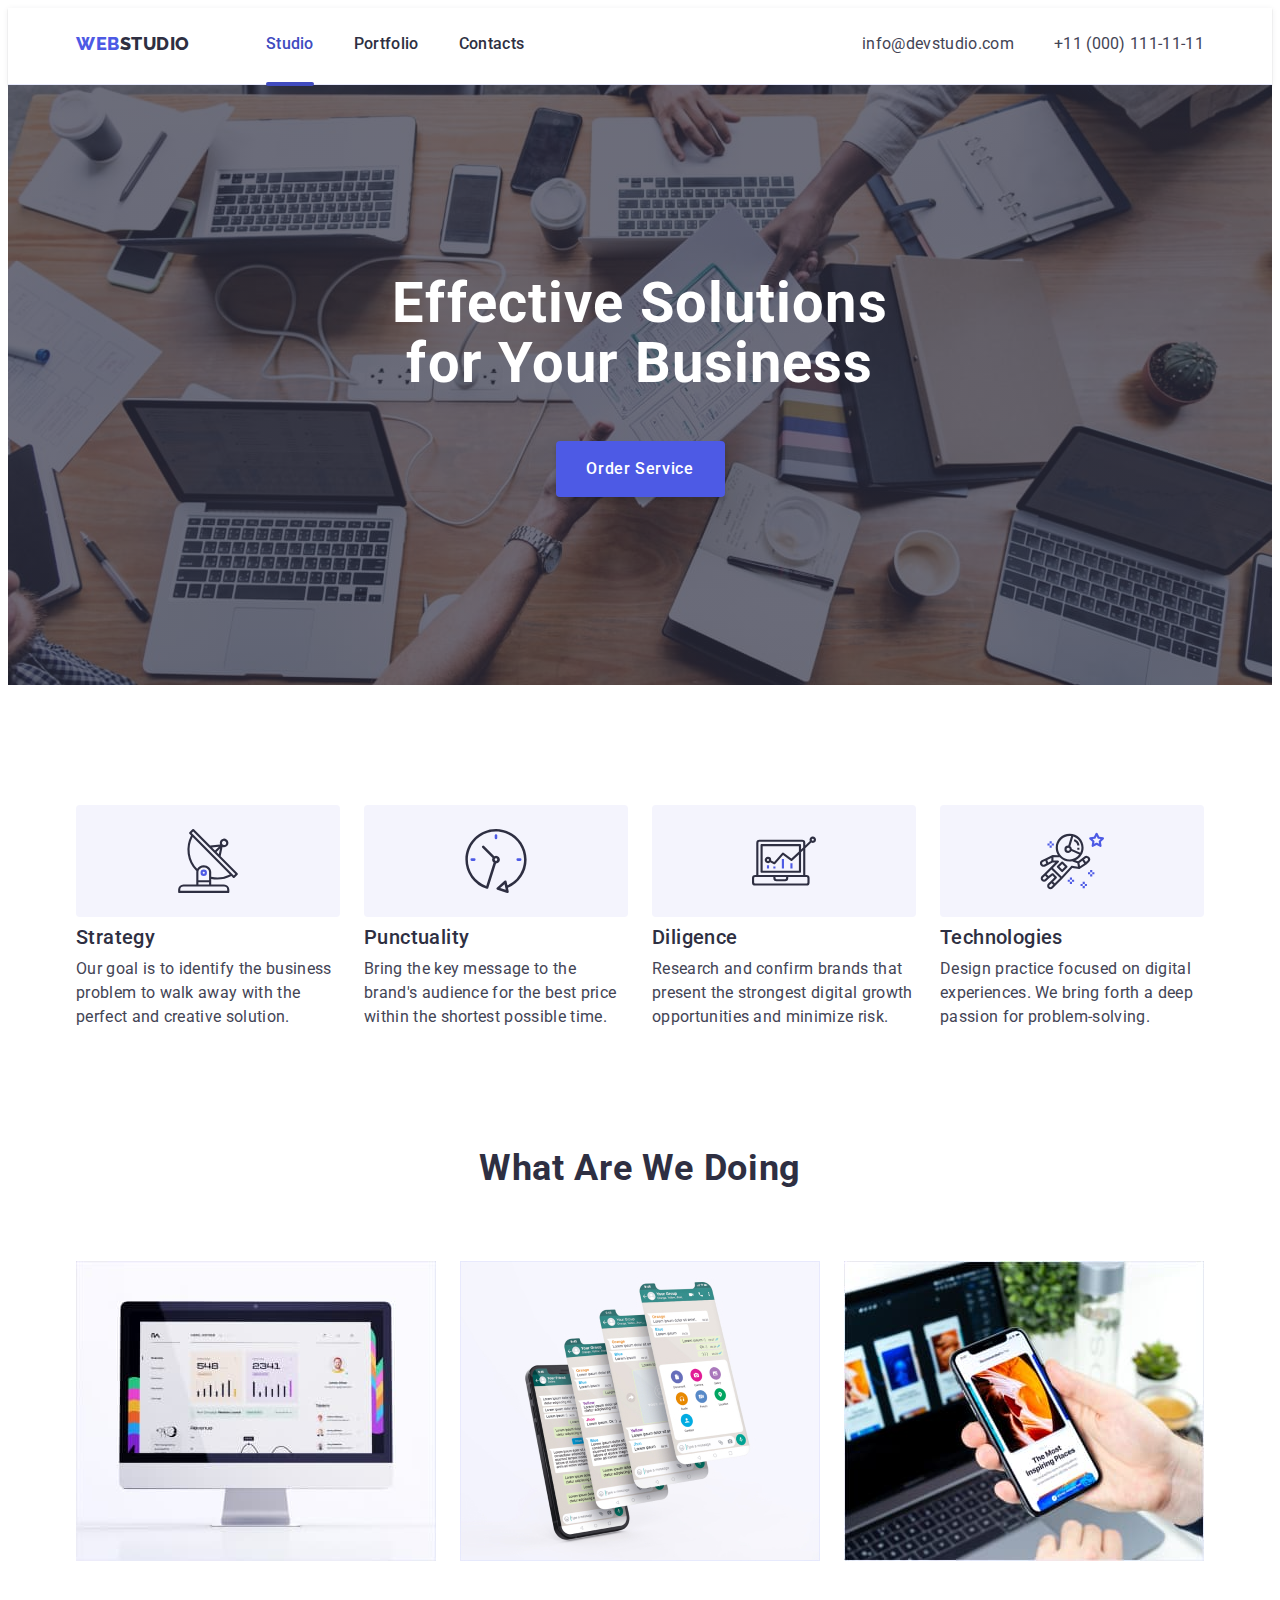
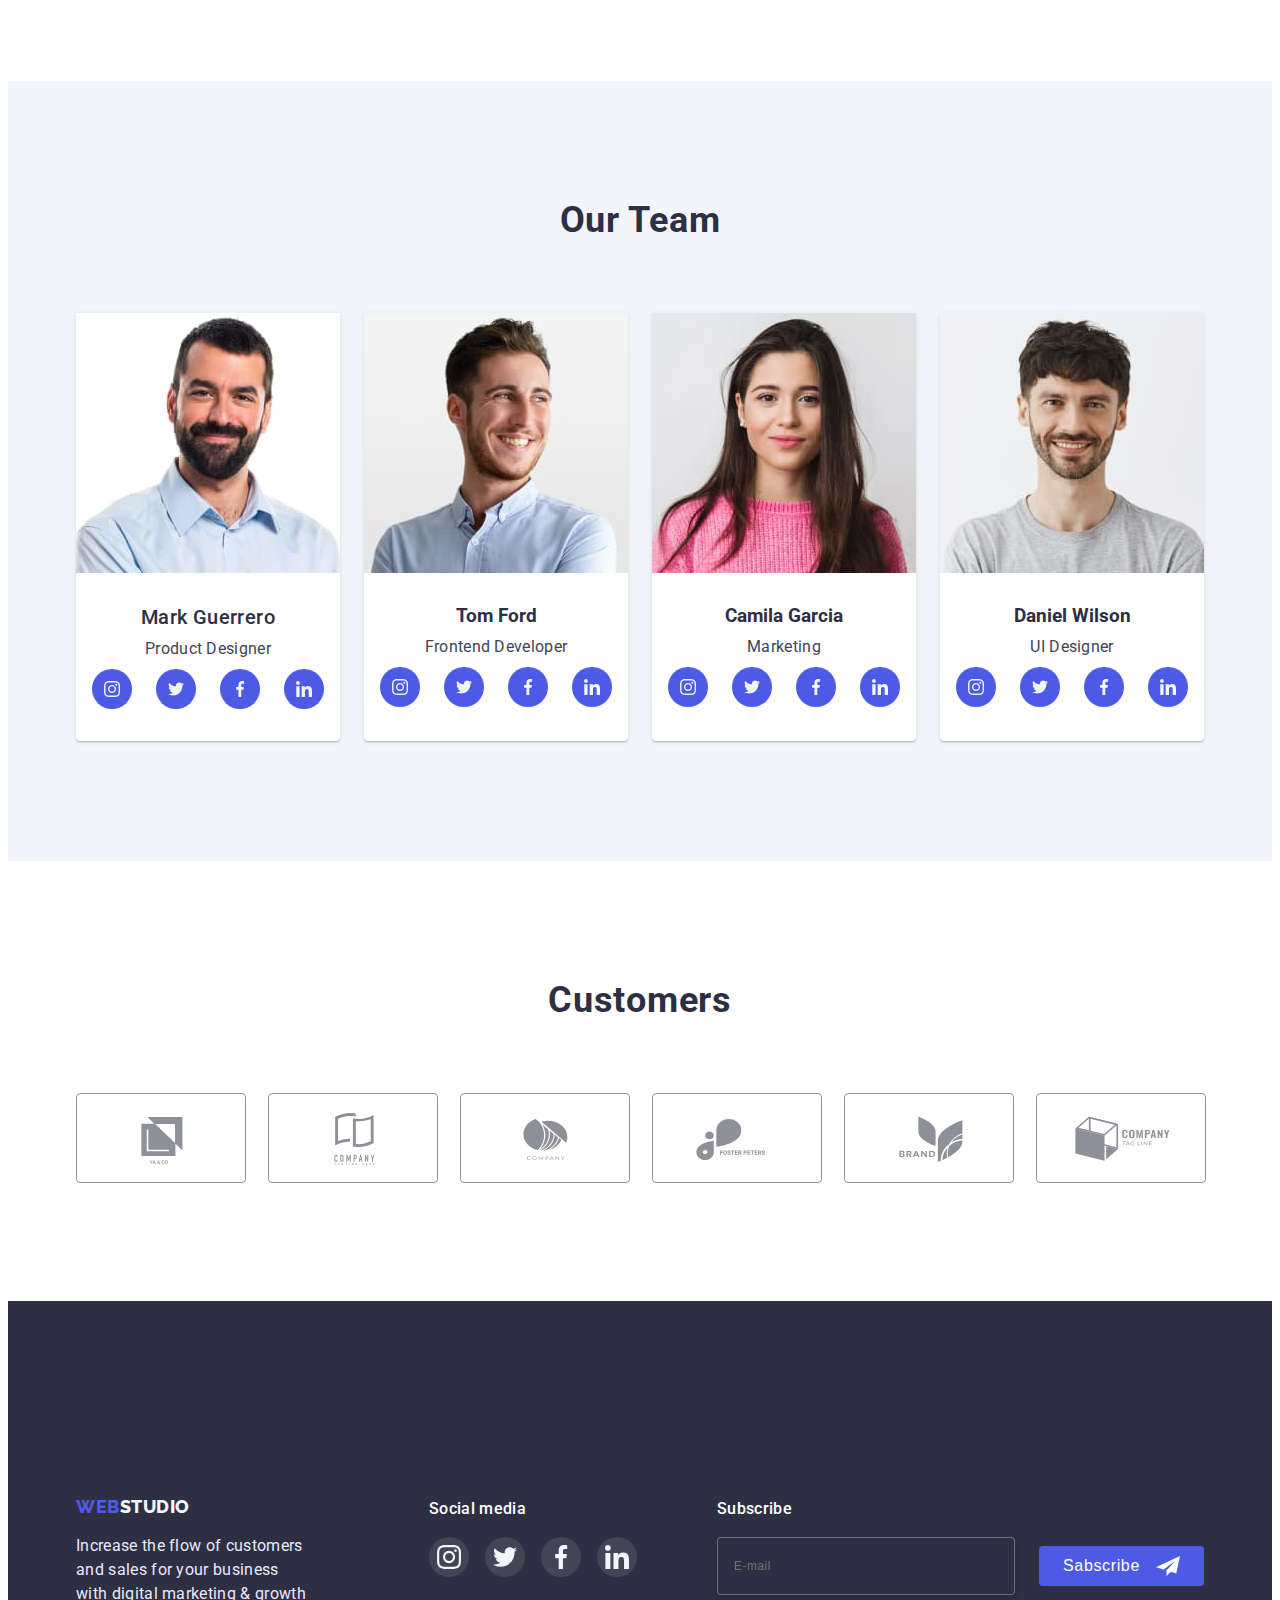
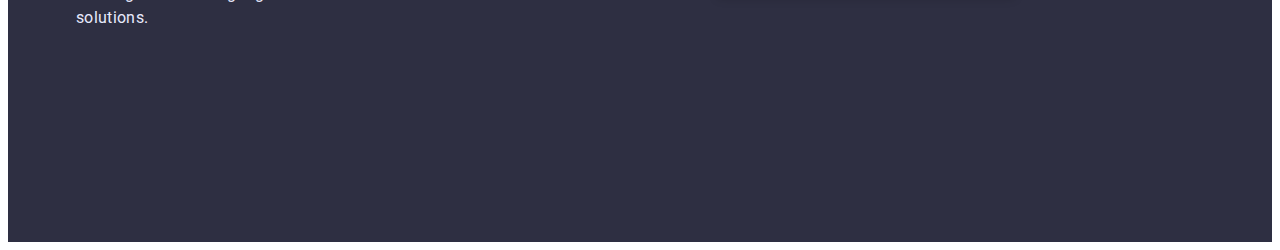
<file: index.html>
<!DOCTYPE html>
<html lang="en">
<head>
    <meta charset="UTF-8">
    <meta http-equiv="X-UA-Compatible" content="IE=edge">
    <meta name="viewport" content="width=device-width, initial-scale=1.0">
    <title>Document</title>
    <link rel="preconnect" href="https://fonts.googleapis.com">
    <link rel="preconnect" href="https://fonts.gstatic.com" crossorigin>
    <link href="https://fonts.googleapis.com/css2?family=Raleway:wght@800&family=Roboto:wght@400;500;700;900&display=swap" 
        rel="stylesheet">
    <link rel="stylesheet" 
        href="https://cdnjs.cloudflare.com/ajax/libs/modern-normalize/1.1.0/modern-normalize.min.css" 
        integrity="sha512-wpPYUAdjBVSE4KJnH1VR1HeZfpl1ub8YT/NKx4PuQ5NmX2tKuGu6U/JRp5y+Y8XG2tV+wKQpNHVUX03MfMFn9Q==" 
        crossorigin="anonymous" 
        referrerpolicy="no-referrer" />
    <link rel="stylesheet" href="./css/styles.css">
</head>
<body>
    <header class="header">
        <div class="container header-container">
            <nav class="header-nav">
                <a class="header-logo lin" href="./index.html">
                    Web<span class="header-logo-part-two">Studio</span>
                </a>
                <ul class="header-link list">
                    <li><a class="link lin current" href="./index.html">Studio</a></li>
                    <li><a class="link lin" href="./portfolio.html">Portfolio</a></li>
                    <li><a class="link lin" href="">Contacts</a></li>
                </ul>
            </nav>
            <ul class="header-contact list lin">
                <li><a class="cont lin text" href="mailto:info@devstudio.com">info@devstudio.com</a></li>
                <li><a class="cont lin text" href="tel:+110001111111">+11 (000) 111-11-11</a></li>
            </ul>
            <button type="menu" class="menu-open button" data-menu-open>
                <svg class="icon-menu" width="32" height="22">
                    <use href="./images/icons-svg.svg#icon-menu-hamburger"></use>
                </svg>
            </button>
        </div>
        <div class="mob-menu is-hidden" data-menu>
            <div class="container">
                <div>
                    <button class="modal-close" type="button" data-menu-close>
                        <svg class="close" width="8" height="8">
                            <use href="./images/icons-svg.svg#icon-close"></use>
                        </svg>
                    </button>
                    <ul class="mob-menu-lin list">
                        <li><a class="mob-menu-link lin current" href="./index.html">Studio</a></li>
                        <li><a class="mob-menu-link lin" href="./portfolio.html">Portfolio</a></li>
                        <li><a class="mob-menu-link lin" href="">Contacts</a></li>
                    </ul>
                </div>
                <div>
                    <ul class="mob-menu-contact list lin">
                        <li><a class="mob-menu-cont hov lin text" href="tel:+110001111111">+11 (000) 111-11-11</a></li>
                        <li><a class="mob-menu-conte hov lin text" href="mailto:info@devstudio.com">info@devstudio.com</a></li>
                    </ul>
                    <ul class="mob-menu-list list">
                        <li class="mob-menu-list-item"><a href="" class="mob-menu-icon-link link">
                            <svg class="mob-menu-icon" width="24" height="24">
                                <use href="./images/icons-svg.svg#icon-instagram"></use>
                            </svg>
                        </a></li>
                        <li class="mob-menu-list-item"><a href="" class="mob-menu-icon-link link">
                            <svg class="mob-menu-icon" width="24" height="24">
                                <use href="./images/icons-svg.svg#icon-twitter"></use>
                            </svg>
                        </a></li>
                        <li class="mob-menu-list-item"><a href="" class="mob-menu-icon-link link">
                            <svg class="mob-menu-icon" width="24" height="24">
                                <use href="./images/icons-svg.svg#icon-facebook"></use>
                            </svg>
                        </a></li>
                        <li class="mob-menu-list-item"><a href="" class="mob-menu-icon-link link"> 
                            <svg class="mob-menu-icon" width="24" height="24">
                                <use href="./images/icons-svg.svg#icon-linkedin"></use>
                            </svg>
                        </a></li>
                    </ul>
                </div>
            </div>
        </div>
    </header>
    <main>
        <section class="hero">
            <div class="hero-div container ">
                <h1 class="hero-title">Effective Solutions for Your Business</h1>
                <button class="hero-button" data-modal-open type="button">Order Service</button>
            </div>
        </section>
        <section class="section">
            <div class="resolution container">
                <h2 class="section-title visually-hidden">Advantages</h2>
                <ul class="section-list flex-sup list">
                    <li class="section-list-li icon-strategy">
                        <h3 class="section-subtitle subtitle">Strategy</h3>
                        <p class="section-text text">Our goal is to identify the business
                            problem to walk away with the perfect and creative solution. </p>
                    </li>
                    <li class="section-list-li icon-punctuality">
                        <h3 class="section-subtitle subtitle">Punctuality</h3>
                        <p class="section-text text">Bring the key message to the brand's audience for the best price within the shortest possible time.</p>
                    </li>
                    <li class="section-list-li icon-diligence">
                        <h3 class="section-subtitle subtitle">Diligence</h3>
                        <p class="section-text text">Research and confirm brands that present the strongest digital growth opportunities and minimize risk.</p>
                    </li>
                    <li class="section-list-li icon-technologies">
                        <h3 class="section-subtitle subtitle">Technologies</h3>
                        <p class="section-text text">Design practice focused on digital experiences. We bring forth a deep passion for problem-solving.</p>
                    </li>
                </ul>
            </div>
        </section>
        <section class="galery">
            <div class="container">
                <h2 class="galery-title title">What are we doing</h2>
                <ul class="pic flex-sup list">
                    <li><img srcset="./images/img-desctop/scr-1x.jpg 1x, ./images/img-desctop/scr-2x.jpg 2x" src="./images/img-desctop/scr-1x.jpg" alt="Progres" width="360"></li>
                    <li><img srcset="./images/img-desctop/ph-1x.jpg 1x, ./images/img-desctop/ph-2x.jpg 2x" src="./images/img-desctop/ph-1x.jpg" alt="Chat" width="360"></li>
                    <li><img srcset="./images/img-desctop/lp-1x.jpg 1x, ./images/img-desctop/lp-2x.jpg 2x" src="./images/img-desctop/lp-1x.jpg" alt="News" width="360"></li>
                </ul>
            </div>
        </section>
        <section class="team">
            <div class="container">
                <h2 class="team-title title">Our Team</h2>
                <ul class="team-list flex-sup list">
                    <li class="team-list-card">
                        <img class="team-img" srcset="./images/img-desctop/mg-1x.jpg 1x, ./images/img-desctop/mg-2x.jpg 2x" src="./images/img-desctop/mg-1x.jpg" alt="Mark Guerrero" width="264">
                        <div class="text-card">
                            <h3 class="team-person subtitle">Mark Guerrero</h3>
                            <p class="team-pos text">Product Designer</p>
                            <ul class="team-soc-list list">
                                <li class="team-soc-list-item"><a href="" class="team-soc-link link">
                                    <svg class="team-soc-icon" width="16" height="16">
                                        <use href="./images/icons-svg.svg#icon-instagram"></use>
                                    </svg>
                                </a></li>
                                <li class="team-soc-list-item"><a href="" class="team-soc-link link">
                                    <svg class="team-soc-icon" width="16" height="16">
                                        <use href="./images/icons-svg.svg#icon-twitter"></use>
                                    </svg>
                                </a></li>
                                <li class="team-soc-list-item"><a href="" class="team-soc-link link">
                                    <svg class="team-soc-icon" width="16" height="16">
                                        <use href="./images/icons-svg.svg#icon-facebook"></use>
                                    </svg>
                                </a></li>
                                <li class="team-soc-list-item"><a href="" class="team-soc-link link">
                                    <svg class="team-soc-icon" width="16" height="16">
                                        <use href="./images/icons-svg.svg#icon-linkedin"></use>
                                    </svg>
                                </a></li>
                            </ul>
                        </div>
                    </li>
                    <li class="team-list-card">
                        <img class="team-img" srcset="./images/img-desctop/tf-1x.jpg 1x, ./images/img-desctop/tf-2x.jpg 2x" src="./images/img-desctop/tf-1x.jpg" alt="Tom Ford" width="264">
                        <div class="text-card">
                            <h3 class="team-person" subtitle>Tom Ford</h3>
                            <p class="team-pos text">Frontend Developer</p>
                            <ul class="team-soc-list list">
                                <li class="team-soc-list-item"><a href="" class="team-soc-link link">
                                    <svg class="team-soc-icon" width="16" height="16">
                                        <use href="./images/icons-svg.svg#icon-instagram"></use>
                                    </svg>
                                </a></li>
                                <li class="team-soc-list-item"><a href="" class="team-soc-link link">
                                    <svg class="team-soc-icon" width="16" height="16">
                                        <use href="./images/icons-svg.svg#icon-twitter"></use>
                                    </svg>
                                </a></li>
                                <li class="team-soc-list-item"><a href="" class="team-soc-link link">
                                    <svg class="team-soc-icon" width="16" height="16">
                                        <use href="./images/icons-svg.svg#icon-facebook"></use>
                                    </svg>
                                </a></li>
                                <li class="team-soc-list-item"><a href="" class="team-soc-link link">
                                    <svg class="team-soc-icon" width="16" height="16">
                                        <use href="./images/icons-svg.svg#icon-linkedin"></use>
                                    </svg>
                                </a></li>
                            </ul>
                        </div>
                    </li>
                    <li class="team-list-card">
                        <img class="team-img" srcset="./images/img-desctop/cg-1x.jpg 1x, ./images/img-desctop/cg-2x.jpg 2x" src="./images/img-desctop/cg-1x.jpg" alt="Camila Garcia" width="264">
                        <div class="text-card">
                            <h3 class="team-person" subtitle>Camila Garcia</h3>
                            <p class="team-pos text">Marketing</p>
                            <ul class="team-soc-list list">
                                <li class="team-soc-list-item"><a href="" class="team-soc-link link">
                                    <svg class="team-soc-icon" width="16" height="16">
                                        <use href="./images/icons-svg.svg#icon-instagram"></use>
                                    </svg>
                                </a></li>
                                <li class="team-soc-list-item"><a href="" class="team-soc-link link">
                                    <svg class="team-soc-icon" width="16" height="16">
                                        <use href="./images/icons-svg.svg#icon-twitter"></use>
                                    </svg>
                                </a></li>
                                <li class="team-soc-list-item"><a href="" class="team-soc-link link">
                                    <svg class="team-soc-icon" width="16" height="16">
                                        <use href="./images/icons-svg.svg#icon-facebook"></use>
                                    </svg>
                                </a></li>
                                <li class="team-soc-list-item"><a href="" class="team-soc-link link">
                                    <svg class="team-soc-icon" width="16" height="16">
                                        <use href="./images/icons-svg.svg#icon-linkedin"></use>
                                    </svg>
                                </a></li>
                            </ul>
                        </div>
                    </li>
                    <li class="team-list-card">
                        <img class="team-img" srcset="./images/img-desctop/dw-1x.jpg 1x, ./images/img-desctop/dw-2x.jpg 2x" src="./images/img-desctop/dw-1x.jpg" alt="Daniel Wilson" width="264">
                        <div class="text-card">
                            <h3 class="team-person" subtitle>Daniel Wilson</h3>
                            <p class="team-pos text">UI Designer</p>
                            <ul class="team-soc-list list">
                                <li class="team-soc-list-item"><a href="" class="team-soc-link link">
                                    <svg class="team-soc-icon" width="16" height="16">
                                        <use href="./images/icons-svg.svg#icon-instagram"></use>
                                    </svg>
                                </a></li>
                                <li class="team-soc-list-item"><a href="" class="team-soc-link link">
                                    <svg class="team-soc-icon" width="16" height="16">
                                        <use href="./images/icons-svg.svg#icon-twitter"></use>
                                    </svg>
                                </a></li>
                                <li class="team-soc-list-item"><a href="" class="team-soc-link link">
                                    <svg class="team-soc-icon" width="16" height="16">
                                        <use href="./images/icons-svg.svg#icon-facebook"></use>
                                    </svg>
                                </a></li>
                                <li class="team-soc-list-item"><a href="" class="team-soc-link link">
                                    <svg class="team-soc-icon" width="16" height="16">
                                        <use href="./images/icons-svg.svg#icon-linkedin"></use>
                                    </svg>
                                </a></li>
                            </ul>
                        </div>
                    </li>
                </ul>
            </div>
        </section>
        <section class="customers">
            <div class="container customers-div">
                <h2 class="client-title title">Customers</h2>
                <ul class="client list">
                    <li class="client-list">
                        <a href="" class="client-link link">
                            <svg class="client-icon" width="104" height="56">
                                <use href="./images/icons-svg.svg#icon-Logo"></use>
                            </svg>
                        </a>
                    </li>
                    <li class="client-list">
                        <a href="" class="client-link link">
                            <svg class="client-icon" width="104" height="56">
                                <use href="./images/icons-svg.svg#icon-Logo-1"></use>
                            </svg>
                        </a>
                    </li>
                    <li class="client-list">
                        <a href="" class="client-link link">
                            <svg class="client-icon" width="104" height="56">
                                <use href="./images/icons-svg.svg#icon-Logo-2"></use>
                            </svg>
                        </a>
                    </li>
                    <li class="client-list">
                        <a href="" class="client-link link">
                            <svg class="client-icon" width="104" height="56">
                                <use href="./images/icons-svg.svg#icon-Logo-3"></use>
                            </svg>
                        </a>
                    </li>
                    <li class="client-list">
                        <a href="" class="client-link link">
                            <svg class="client-icon" width="104" height="56">
                                <use href="./images/icons-svg.svg#icon-Logo-4"></use>
                            </svg>
                        </a>
                    </li>
                    <li class="client-list">
                        <a href="" class="client-link link">
                            <svg class="client-icon" width="104" height="56">
                                <use href="./images/icons-svg.svg#icon-Logo-5"></use>
                            </svg>
                        </a>
                    </li>
                </ul>
            </div>
        </section>
    </main>
    <footer class="bottom">
        <div class="container-footer container">           
            <div class="logo-div">
                <a class="bottom-logo lin" href="./index.html">Web<span class="bottom-sublogo">Studio</span></a>
                <p class="bottom-text text">Increase the flow of customers and sales for your business with digital marketing & growth solutions.</p>
            </div>
            <div class="soc-div">
                <p class="soc-text text">Social media</p>
                <ul class="soc list">
                    <li class="soc-li">
                        <a href="" class="soc-link link">
                            <svg class="soc-icon" width="24" height="24">
                                <use href="./images/icons-svg.svg#icon-instagram"></use>
                            </svg>
                        </a>
                    </li>
                    <li class="soc-li">
                        <a href="" class="soc-link link">
                            <svg class="soc-icon" width="24" height="24">
                                <use href="./images/icons-svg.svg#icon-twitter"></use>
                            </svg>
                        </a>
                    </li>
                    <li class="soc-li">
                        <a href="" class="soc-link link">
                            <svg class="soc-icon" width="24" height="24">
                                <use href="./images/icons-svg.svg#icon-facebook"></use>
                            </svg>
                        </a>
                    </li>
                    <li class="soc-li">
                        <a href="" class="soc-link link">
                            <svg class="soc-icon" width="24" height="24">
                                <use href="./images/icons-svg.svg#icon-linkedin"></use>
                            </svg>
                        </a>
                    </li>
                </ul>
            </div>
            <div class="sub-div">
                <p class="soc-text text">Subscribe</p>
                <form class="sub-form">
                    <input type="email" class="sub-input" name="SubEmail" placeholder="E-mail" required>
                    <button class="sub-btn" type="submit">Sabscribe
                        <svg class="sub-icon" width="24" height="24">
                            <use href="./images/icons-svg.svg#icon-plane"></use>
                        </svg>
                    </button>
                </form>
            </div>
        </div>
    </footer>
    <div class="backdrop is-hidden" data-modal>
        <div class="modal">
            <button class="modal-close" type="button" data-modal-close>
                <svg class="close" width="8" height="8">
                    <use href="./images/icons-svg.svg#icon-close"></use>
                </svg>
            </button>
            <p class="modal-title text">Leave your contacts and we will call you back</p>
            <form class="modal-form">
                <label for="name" class="modal-label name">Name</label>
                <div class="modal-includ">
                    <input type="text" id="name" name="Name" minlength="2" class="modal-input" required>
                        <svg class="modal-icon" width="18" height="18">
                            <use href="./images/icons-svg.svg#icon-person"></use>
                        </svg>
                </div>
                <label for="phone" class="modal-label label-text">Phone</label>
                <div class="modal-includ">
                    <input type="tel" id="phone" name="Phone" class="modal-input" required>
                        <svg class="modal-icon" width="18" height="24">
                            <use class="m-icon-use" href="./images/icons-svg.svg#icon-phone"></use>
                        </svg>
                </div>
                <label for="email" class="modal-label label-text">Email</label>
                <div class="modal-includ">
                    <input type="email" id="email" name="Email" class="modal-input" required>
                        <svg class="modal-icon" width="18" height="24">
                            <use class="m-icon-use" href="./images/icons-svg.svg#icon-email"></use>
                        </svg>
                </div>
                <label class="modal-label label-text">Comment
                    <textarea 
                        name="user-text" 
                        id="user-text" 
                        class="modal-input comment"
                        placeholder="Text input"
                        min-height="120"
                    ></textarea>
                </label>
                <input 
                    type="checkbox" 
                    class="modal-check visually-hidden" 
                    id="accept" 
                    name="accept" 
                    value="true" 
                    required
                >
                <label class="check-text" for="accept">I accept the terms and conditions of the <a class="check-link" href="">Privacy Policy</a></label>
                <button class="modal-button" type="submit">Send</button>
            </form>
        </div>
    </div>
    <script src="./js/modal.js"></script>
    <script src="./js/mobile-menu.js"></script>
</body>
</html>
</file>
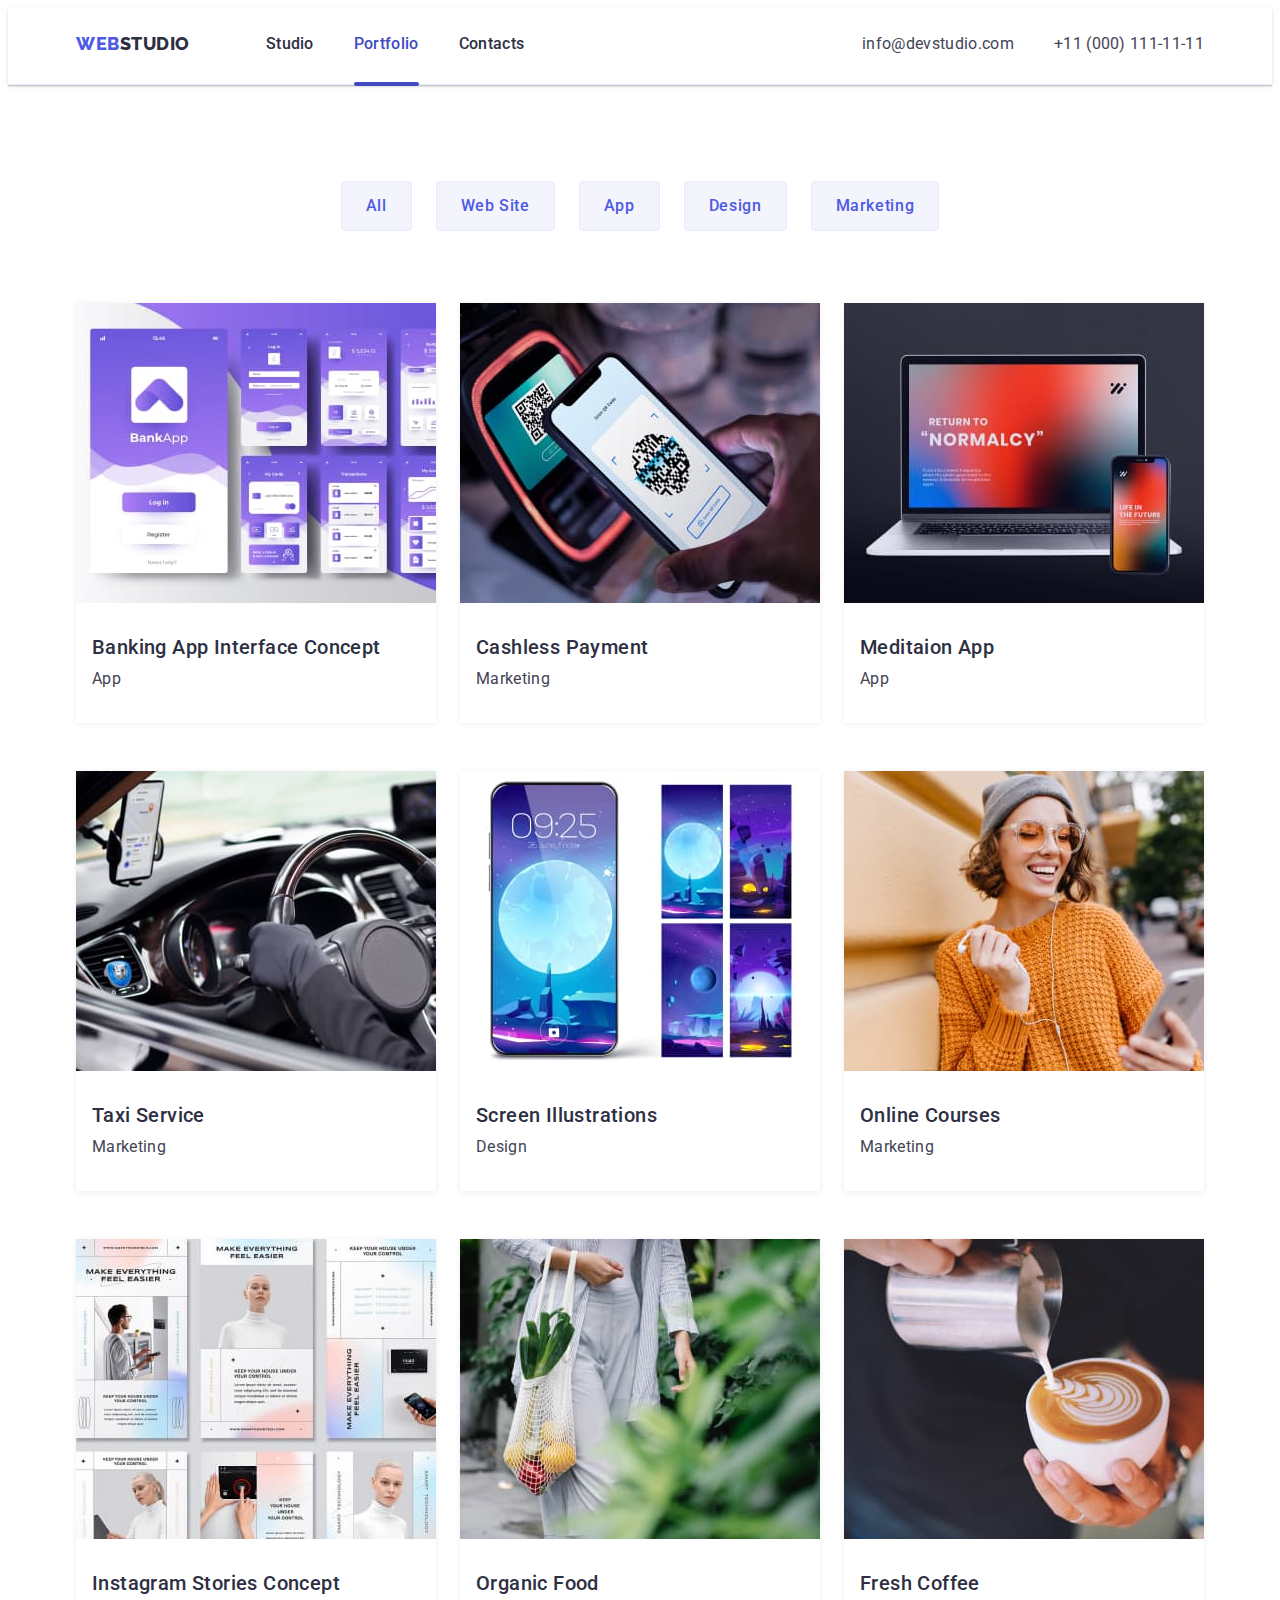
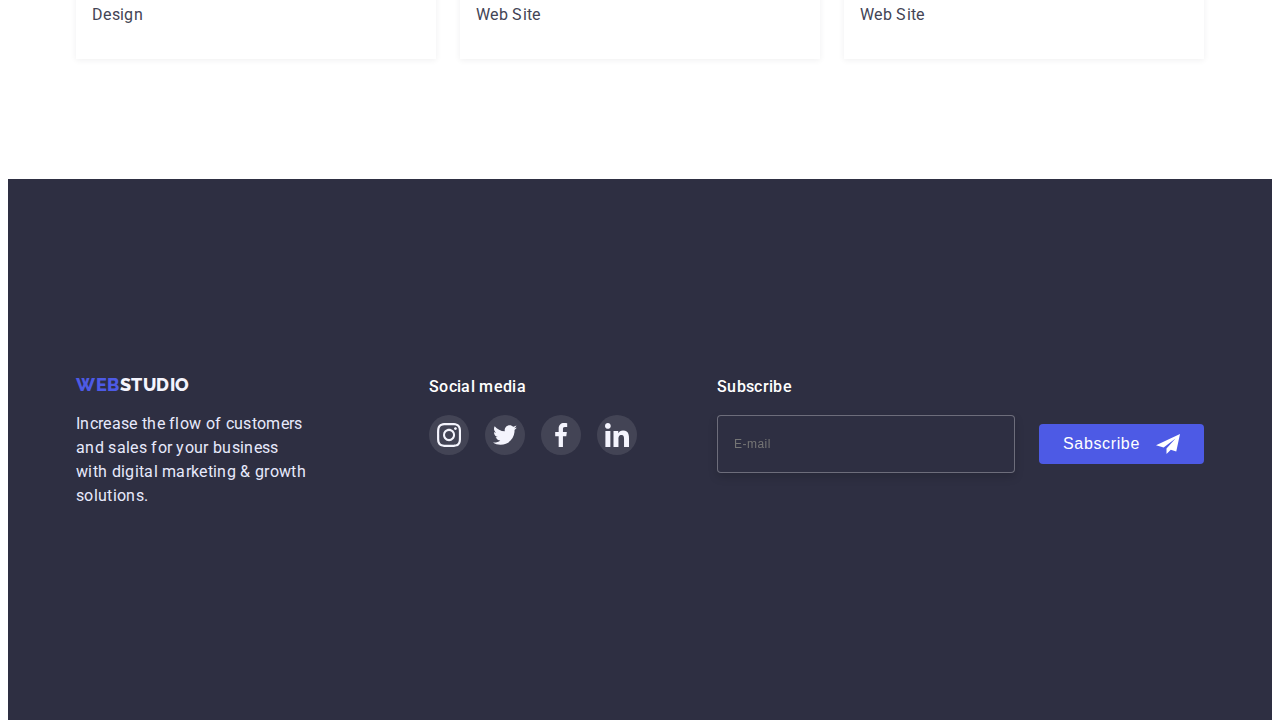
<file: portfolio.html>
<!DOCTYPE html>
<html lang="en">
<head>
    <meta charset="UTF-8">
    <meta http-equiv="X-UA-Compatible" content="IE=edge">
    <meta name="viewport" content="width=device-width, initial-scale=1.0">
    <title>Document</title>
    <link rel="preconnect" href="https://fonts.googleapis.com">
    <link rel="preconnect" href="https://fonts.gstatic.com" crossorigin>
    <link href="https://fonts.googleapis.com/css2?family=Raleway:wght@800&family=Roboto:wght@400;500;700;900&display=swap" 
        rel="stylesheet">
    <link rel="stylesheet" 
        href="https://cdnjs.cloudflare.com/ajax/libs/modern-normalize/1.1.0/modern-normalize.min.css" 
        integrity="sha512-wpPYUAdjBVSE4KJnH1VR1HeZfpl1ub8YT/NKx4PuQ5NmX2tKuGu6U/JRp5y+Y8XG2tV+wKQpNHVUX03MfMFn9Q==" 
        crossorigin="anonymous" 
        referrerpolicy="no-referrer" />
    <link rel="stylesheet" href="./css/styles.css">
</head>
<body>
    <header class="header">
        <div class="container header-container">
            <nav class="header-nav">
                <a class="header-logo lin" href="./index.html">
                    Web<span class="header-logo-part-two">Studio</span>
                </a>
                <ul class="header-link list">
                    <li><a class="link lin" href="./index.html">Studio</a></li>
                    <li><a class="link lin current" href="./portfolio.html">Portfolio</a></li>
                    <li><a class="link lin" href="">Contacts</a></li>
                </ul>
            </nav>
            <ul class="header-contact list lin">
                <li><a class="cont lin text" href="mailto:info@devstudio.com">info@devstudio.com</a></li>
                <li><a class="cont lin text" href="tel:+110001111111">+11 (000) 111-11-11</a></li>
            </ul>
        </div>
    </header>
    <main>
        <section class="menu">
            <div class="container">
                <div class="button-style flex-sup">
                    <button class="menu-button btn" type="button">All</button>
                    <button class="menu-button btn" type="button">Web Site</button>
                    <button class="menu-button btn" type="button">App</button>
                    <button class="menu-button btn" type="button">Design</button>
                    <button class="menu-button btn" type="button">Marketing</button>
                </div>
                <ul class="menu-portfolio list">
                    <li class="menu-li">
                        <a href="" class="menu-link lin">
                            <div class="top-wrap">
                                <img class="menu-img" src="./images/bankingapp.jpg" alt="Banking App" width="360">
                                <p class="includ text">14 Stylish and User-Friendly App Design Concepts · Task Manager App · Calorie Tracker App · Exotic Fruit Ecommerce App · Cloud Storage App</p>
                            </div >
                            <div class="menu-content">
                                <h2 class="menu-title subtitle">Banking App Interface Concept</h2>
                                <p class="menu-text text">App</p>
                            </div>
                        </a>
                    </li>
                    <li class="menu-li">
                        <a href="" class="menu-link lin">
                            <div class="top-wrap">
                                <img class="menu-img" src="./images/cashlesspayment.jpg" alt="Banking App" width="360">
                                <p class="includ text">14 Stylish and User-Friendly App Design Concepts · Task Manager App · Calorie Tracker App · Exotic Fruit Ecommerce App · Cloud Storage App</p>
                            </div >
                            <div class="menu-content">
                                <h2 class="menu-title subtitle">Cashless Payment</h2>
                                <p class="menu-text text">Marketing</p>
                            </div>
                        </a>
                    </li>
                    <li class="menu-li">
                        <a href="" class="menu-link lin">
                            <div class="top-wrap">
                                <img class="menu-img" src="./images/laptopwithsmartphone.jpg" alt="Banking App" width="360">
                                <p class="includ text">14 Stylish and User-Friendly App Design Concepts · Task Manager App · Calorie Tracker App · Exotic Fruit Ecommerce App · Cloud Storage App</p>
                            </div >
                            <div class="menu-content">
                                <h2 class="menu-title subtitle">Meditaion App</h2>
                                <p class="menu-text text">App</p>
                            </div>
                        </a>
                    </li>
                    <li class="menu-li">
                        <a href="" class="menu-link lin">
                            <div class="top-wrap">
                                <img class="menu-img" src="./images/taxiservice.jpg" alt="Banking App" width="360">
                                <p class="includ text">14 Stylish and User-Friendly App Design Concepts · Task Manager App · Calorie Tracker App · Exotic Fruit Ecommerce App · Cloud Storage App</p>
                            </div >
                            <div class="menu-content">
                                <h2 class="menu-title subtitle">Taxi Service</h2>
                                <p class="menu-text text">Marketing</p>
                            </div>
                        </a>
                    </li>
                    <li class="menu-li">
                        <a href="" class="menu-link lin">
                            <div class="top-wrap">
                                <img class="menu-img" src="./images/screen.jpg" alt="Banking App" width="360">
                                <p class="includ text">14 Stylish and User-Friendly App Design Concepts · Task Manager App · Calorie Tracker App · Exotic Fruit Ecommerce App · Cloud Storage App</p>
                            </div >
                            <div class="menu-content">
                                <h2 class="menu-title subtitle">Screen Illustrations</h2>
                                <p class="menu-text text">Design</p>
                            </div>
                        </a>
                    </li>
                    <li class="menu-li">
                        <a href="" class="menu-link lin">
                            <div class="top-wrap">
                                <img class="menu-img" src="./images/girl.jpg" alt="Banking App" width="360">
                                <p class="includ text">14 Stylish and User-Friendly App Design Concepts · Task Manager App · Calorie Tracker App · Exotic Fruit Ecommerce App · Cloud Storage App</p>
                            </div >
                            <div class="menu-content">
                                <h2 class="menu-title subtitle ">Online Courses</h2>
                                <p class="menu-text text">Marketing</p>
                            </div>
                        </a>
                    </li>
                    <li class="menu-li">
                        <a href="" class="menu-link lin">
                            <div class="top-wrap">
                                <img class="menu-img" src="./images/inststories.jpg" alt="Banking App" width="360">
                                <p class="includ text">14 Stylish and User-Friendly App Design Concepts · Task Manager App · Calorie Tracker App · Exotic Fruit Ecommerce App · Cloud Storage App</p>
                            </div >
                            <div class="menu-content">
                                <h2 class="menu-title subtitle">Instagram Stories Concept</h2>
                                <p class="menu-text text">Design</p>
                            </div>
                        </a>
                    </li>
                    <li class="menu-li">
                        <a href="" class="menu-link lin">
                            <div class="top-wrap">
                                <img class="menu-img" src="./images/shoper.jpg" alt="Banking App" width="360">
                                <p class="includ text">14 Stylish and User-Friendly App Design Concepts · Task Manager App · Calorie Tracker App · Exotic Fruit Ecommerce App · Cloud Storage App</p>
                            </div >
                            <div class="menu-content">
                                <h2 class="menu-title subtitle">Organic Food</h2>
                                <p class="menu-text text">Web Site</p>
                            </div>
                        </a>
                    </li>
                    <li class="menu-li">
                        <a href="" class="menu-link lin">
                            <div class="top-wrap">
                                <img class="menu-img" src="./images/cofe.jpg" alt="Banking App" width="360">
                                <p class="includ text">14 Stylish and User-Friendly App Design Concepts · Task Manager App · Calorie Tracker App · Exotic Fruit Ecommerce App · Cloud Storage App</p>
                            </div >
                            <div class="menu-content">
                                <h2 class="menu-title subtitle">Fresh Coffee</h2>
                                <p class="menu-text text">Web Site</p>
                            </div>
                        </a>
                    </li>
                </ul>
            </div>
        </section>
    </main>
    <footer class="bottom">
        <div class="container-footer container">           
            <div class="logo-div">
                <a class="bottom-logo lin" href="./index.html">Web<span class="bottom-sublogo">Studio</span></a>
                <p class="bottom-text text">Increase the flow of customers and sales for your business with digital marketing & growth solutions.</p>
            </div>
            <div class="soc-div">
                <p class="soc-text text">Social media</p>
                <ul class="soc list">
                    <li class="soc-li">
                        <a href="" class="soc-link link">
                            <svg class="soc-icon" width="24" height="24">
                                <use href="./images/icons-svg.svg#icon-instagram"></use>
                            </svg>
                        </a>
                    </li>
                    <li class="soc-li">
                        <a href="" class="soc-link link">
                            <svg class="soc-icon" width="24" height="24">
                                <use href="./images/icons-svg.svg#icon-twitter"></use>
                            </svg>
                        </a>
                    </li>
                    <li class="soc-li">
                        <a href="" class="soc-link link">
                            <svg class="soc-icon" width="24" height="24">
                                <use href="./images/icons-svg.svg#icon-facebook"></use>
                            </svg>
                        </a>
                    </li>
                    <li class="soc-li">
                        <a href="" class="soc-link link">
                            <svg class="soc-icon" width="24" height="24">
                                <use href="./images/icons-svg.svg#icon-linkedin"></use>
                            </svg>
                        </a>
                    </li>
                </ul>
            </div>
            <div class="sub-div">
                <p class="soc-text text">Subscribe</p>
                <form class="sub-form">
                    <input type="email" class="sub-input" name="SubEmail" placeholder="E-mail" required>
                    <button class="sub-btn" type="submit">Sabscribe
                        <svg class="sub-icon" width="24" height="24">
                            <use href="./images/icons-svg.svg#icon-plane"></use>
                        </svg>
                    </button>
                </form>
            </div>
        </div>
    </footer>
</body>
</html>
</file>
<file: css/styles.css>
:root {
    --iris: #4D5AE5;
    --navyblue: #2E2F42;
    --green: #31D0AA;
    --slate: #434455;
    --light-slate: #8E8F99;
    --cornflover: #E7E9FC;
    --cloud: #F4F4FD;
    --gra: linear-gradient( to right, rgba(46, 47, 66, 0.7), rgba(46, 47, 66, 0.7));
}
body {
    background-color: #FFFFFF;
    color: var(--slate);
    font-family: "Roboto", sans-serif;
} 
h1,
h2,
h3,
h4,
h5,
h6,
p {
    margin: 0;
}
ul{
    margin: 0;
    padding-left: 0;
}
button{
    cursor: pointer;
}
img {
    display: block;
    max-width: 100%;
    width: 100%;
    height: auto;
}
.list {
    list-style: none;
}
.lin {
    text-decoration: none;
}
.subtitle {
    font-weight: 500;
    font-size: 20px;
    line-height: 1.2;
    letter-spacing: 0.02em;
}
.text {
    font-size: 16px;
    line-height: 1.5;
    letter-spacing: 0.02em;
}
.title {
    font-size: 36px;
    line-height: 1.11;
    text-align: center;
    letter-spacing: 0.02em;
    text-transform: capitalize;
    color: var(--navyblue);
}
.container{
    margin-left: auto;
    margin-right: auto;
    max-width: 288px;
    padding-left: 16px;
    padding-right: 16px;
}
.visually-hidden {
    position: absolute;
    white-space: nowrap;
    width: 1px;
    height: 1px;
    overflow: hidden;
    border: 0;
    padding: 0;
    clip: rect(0 0 0 0);
    clip-path: inset(50%);
    margin: -1px;
} 
.header-container {
    display: flex;
    align-items: center;
}
.flex-sup {
    display: flex;
    gap: 72px;
}
.no-scroll {
    overflow: hidden;
}
/* Site nav */
.header {
    background-color: #FFFFFF;
    border-bottom: 1px solid var(--cornflover);
    padding-top: 24px;
    padding-bottom: 24px;
    box-shadow: 0px 2px 1px rgba(46, 47, 66, 0.08), 0px 1px 1px rgba(46, 47, 66, 0.16), 0px 1px 6px rgba(46, 47, 66, 0.08);
}
.header-logo {
    font-family: 'Raleway', sans-serif;
    font-weight: 800;
    font-size: 18px;
    line-height: 1.33;
    align-items: center;
    letter-spacing: 0.03em;
    text-transform: uppercase;
    color: var(--iris);
    margin-right: 76px;
}
.header-logo-part-two {
    color: var(--navyblue);
}

.header-link,
.header-contact {
    display: none;
}

.menu-open {
    width: 32px;
    height: 22px;
    border: none;
    padding: 0;
    background-color: #fff;
    display: block;
    margin-left: auto;
}

.icon-menu {
    stroke: var(--navyblue);
}
.mob-menu {
    width: 100%;
    height: 100vh;
    top: 0;
    position: fixed;
    background-color: #fff;
    z-index: 1;
    padding-top: 24px;
    padding-bottom: 40px;
}
.mob-menu > .container {
    height: 100%;
    display: flex;
    flex-direction: column;
    justify-content: space-between;
    overflow-y: auto;
}
.mob-menu-lin {
    margin-top: 32px;
    display: flex;
    gap: 40px;
    flex-direction: column;
}
.mob-menu-link {
    font-weight: 700;
    font-size: 36px;
    line-height: 40px;
    letter-spacing: 0.02em;
    text-transform: capitalize;
    color: var(--navyblue);
    transition: color 250ms linear;
    animation-timing-function: cubic-bezier(0.4, 0, 0.2, 1);
}
.mob-menu-link:is(:hover, :focus) {
    color: #404BBF;
}
.hov:is(:hover, :focus) {
    color: var(--iris);
}
.mob-menu-contact {
    display: flex;
    gap: 40px;
    flex-direction: column;
    margin-bottom: 48px;
}
.mob-menu-cont {
    font-weight: 600;
    font-size: 28px;
    line-height: 40px;
    text-transform: capitalize;
    color: var(--slate);
    transition: color 250ms linear;
    animation-timing-function: cubic-bezier(0.4, 0, 0.2, 1);
}
.mob-menu-conte {
    font-weight: 500;
    font-size: 20px;
    line-height: 24px;
    letter-spacing: 0.02em;
    color: var(--slate);
    transition: color 250ms linear;
    animation-timing-function: cubic-bezier(0.4, 0, 0.2, 1);
}
.mob-menu-list {
    display: flex;
    gap: 40px;
}
.mob-menu-list-item {
    width: 40px;
    height: 40px;
}
.mob-menu-icon-link {
    width: 100%;
    height: 100%;
    border-radius: 50%;
    background-color: var(--iris);
    display: flex;
    align-items: center;
    justify-content: center;
    transition: background-color 250ms linear;
    animation-timing-function: cubic-bezier(0.4, 0, 0.2, 1);
}
.mob-menu-icon-link:is(:hover, :focus) {
    background-color: #404BBF;;
}
.mob-menu-icon {
    fill: #FFFFFF;
}
/* Main Section Hero */

.hero-title {
    font-size: 30px;
    line-height: 40px;
    text-align: center;
    letter-spacing: 0.02em;
    text-transform: capitalize;
    color: #FFFFFF;
    margin: 0 auto 72px;
    max-width: 320px;
}
.hero {
    background: var(--first-text-color);
    background-image: linear-gradient(
        rgba(46, 47, 66, 0.7),
        rgba(46, 47, 66, 0.7)
    ),
    url(../images/img-mob/bg-1x.jpg);
    max-width: 1440px;
    background-position: 50% 50%;
    padding-top: 112px;
    padding-bottom: 112px;
    margin: 0 auto;
    text-align: center;
    background-repeat: no-repeat;
    background-position: center;
    background-size: cover;
}
@media (min-device-pixel-ratio: 2),
    (min-resolution: 192dpi),
    (min-resolution: 2dppx) {
    .hero {
        background-image: linear-gradient(
        rgba(46, 47, 66, 0.7),
        rgba(46, 47, 66, 0.7)
        ),
        url(../images/img-mob/bg-2x.jpg);
    }
}
.hero-button {
    background: var(--iris);
    font-weight: 500;
    font-size: 16px;
    line-height: 1.5;
    letter-spacing: 0.04em;
    color: #FFFFFF;
    font-family: inherit;
    box-shadow: 0px 4px 4px rgba(0, 0, 0, 0.15);
    border-radius: 4px;
    border: 0ch;
    width: 169px;
    height: 56px;
    transition: background-color 250ms linear;
    animation-timing-function: cubic-bezier(0.4, 0, 0.2, 1);
}
.hero-button:hover,
.hero-button:focus {
    background-color: #404BBF;
}

/* Main Section 2 */

.section {
    padding-top: 96px;
    padding-bottom: 96px;
}
.section-list {
    display: flex;
    flex-direction: column;
    align-items: flex-start;
}
.section-subtitle {
    text-align: center;
    font-weight: 700;
    font-size: 36px;
    line-height: 40px;
    margin-top: 0;
    margin-bottom: 8px;
    color: var(--navyblue);
}
.section-text {
    font-weight: 500;
}

/* Main Section 3 */

.galery {
    padding-bottom: 120px;
    display: none;
}
.galery-title {
    margin-bottom: 72px;
}

/* Main Section 4 */

.team {
    background-color: var(--cloud);

    padding-top: 96px;
    padding-bottom: 128px;
}
.team-list {
    flex-direction: column;
    align-items: center;
}
.team-list-card {
    width: 264px;
    height: 428px;
    left: 156px;
    top: 1780px;
    background: #FFFFFF;
    box-shadow: 0px 1px 6px rgba(46, 47, 66, 0.08), 0px 1px 1px rgba(46, 47, 66, 0.16), 0px 2px 1px rgba(46, 47, 66, 0.08);
    border-radius: 0px 0px 4px 4px;
    text-align: center;
}
.team-title {
    margin-bottom: 72px;
}
.team-person {
    color: var(--navyblue);
    margin-bottom: 8px;
}
.text-card {
    padding: 32px 16px;
}
.team-pos {
    margin-bottom: 8px;
}
.team-soc-list {
    display: flex;
    justify-content: center;
    gap: 24px;
}
.team-soc-list-item {
    width: 40px;
    height: 40px;
}
.team-soc-link {
    width: 100%;
    height: 100%;
    border-radius: 50%;
    background-color: var(--iris);
    display: flex;
    align-items: center;
    justify-content: center;
    transition: background-color 250ms linear;
    animation-timing-function: cubic-bezier(0.4, 0, 0.2, 1);
}
.team-soc-icon {
    fill: var(--cloud);
}
.team-soc-link:is(:hover, :focus) {
    background-color: #404BBF;;
}

/* Main Saction 5 */

.customers {
    padding-top: 96px;
    padding-bottom: 96px;
}
.client {
    margin-top: 72px;
    display: flex;
    gap: 72px 16px;
    flex-wrap: wrap;
}
.client-list {
    width: calc((100% - 16px) / 2);
    height: 88px;
}
.client-link {
    width: 100%;
    height: 100%;
    border: 1px solid #8E8F99;
    border-radius: 4px;
    display: flex;
    justify-content: center;
    align-items: center;
    fill: #8E8F99;
    transition: border-color 250ms linear;
    animation-timing-function: cubic-bezier(0.4, 0, 0.2, 1);
}

.client-link:is(:hover, :focus) {
    border-color: #404BBF;
}
.client-link:is(:hover, :focus) .client-icon {
    fill: #404BBF;
    transition: fill 250ms linear;
    animation-timing-function: cubic-bezier(0.4, 0, 0.2, 1);
}


/* Footer */

.bottom {
    background: var(--navyblue);
}
.container-footer {
    padding-top: 96px;
    padding-bottom: 96px;
    display: flex;
    flex-direction: column;
    justify-content: center;
    gap: 72px;
    padding-right: 15px;
    padding-left: 15px;
}
.bottom-logo {
    font-family: 'Raleway', sans-serif;
    font-weight: 800;
    font-size: 18px;
    line-height: 1.16;
    display: flex;
    align-items: center;
    letter-spacing: 0.03em;
    text-transform: uppercase;
    color: var(--iris);
    justify-content: center;
}
.bottom-sublogo {
    color: var(--cloud);
}
.bottom-text {
    color: var(--cornflover);
    margin-top: 16px;
    max-width: 264px;
    margin: 16px auto;
}
.soc-text {
    font-style: normal;
    font-weight: 500;
    color: #ffffff;
    margin-bottom: 16px;
    text-align: center;
}
.soc {
    display: flex;
    justify-content: center;
    gap: 16px;
}
.soc-li {
    width: 40px;
    height: 40px;
}
.soc-link {
    width: 100%;
    height: 100%;
    border-radius: 50%;
    background-color: rgba(255, 255, 255, 0.1);
    display: flex;
    align-items: center;
    justify-content: center;
    fill: #F4F4FD;
    transition: background-color 250ms linear;
    animation-timing-function: cubic-bezier(0.4, 0, 0.2, 1);
}

.soc-link:is(:hover, :focus) {
    background-color: #31D0AA;;
}

.sub-form {
    display: flex;
    gap: 16px;
    flex-direction: column;
    align-items: center;
}
.sub-input {
    width: 100%;
    height: 40px;
    border: 1px solid rgba(255, 255, 255, 0.3);
    filter: drop-shadow(0px 4px 4px rgba(0, 0, 0, 0.15));
    border-radius: 4px;
    background-color: var(--navyblue);
    padding: 8px 16px;
}
.sub-input::placeholder {
    font-size: 12px;
    line-height: 1.5;
    letter-spacing: 0.04em;
}
.sub-btn {
    background-color: var(--iris);
    color: #FFFFFF;
    border: none;
    border-radius: 4px;
    width: 165px;
    height: 40px;
    font-size: 16px;
    line-height: calc(16/24);
    letter-spacing: 0.04em;
    display: flex;
    align-items: center;
    justify-content: center;
    gap: 16px;
    padding: 8px 24px;
    transition: background-color 250ms linear;
    animation-timing-function: cubic-bezier(0.4, 0, 0.2, 1);
}
.sub-btn:is(:hover, :focus) {
    background-color: #404BBF;
}
.sub-icon {
    fill: #FFFFFF;
}

/* Portfolio main */

.menu-button {
    background: var(--cloud);
    border: 1px solid var(--cornflover);
    border-radius: 4px;
    font-weight: 500;
    font-size: 16px;
    font-family: inherit;
    line-height: 1.5;
    letter-spacing: 0.04em;
    color: var(--iris);
    padding: 12px 24px;
    transition: background-color 250ms linear, color 250ms linear, box-shadow 250ms linear, border 250ms linear;
    animation-timing-function: cubic-bezier(0.4, 0, 0.2, 1);
}
.btn {
    padding-left: 24px;
    padding-right: 24px;
}
.button-style {
    justify-content: center;
    margin-bottom: 72px;
}
.menu-button:active,
.menu-button:hover,
.menu-button:focus {
    background-color: #404BBF;
    color: #FFFFFF;
    box-shadow: 0px 3px 1px rgba(0, 0, 0, 0.1), 0px 2px 1px rgba(0, 0, 0, 0.08), 0px 2px 2px rgba(0, 0, 0, 0.12);
    border: 1px solid #404BBF;
}
.menu-title {
    color: var(--navyblue);
    margin-bottom: 8px;
}
.menu {
    padding-top: 96px;
    padding-bottom: 120px;
}
.menu-li {
    width: calc((100% - 48px) / 3);
}
.menu-link:is(:hover, :focus) .includ {
    transform: translateY(0);
}
.menu-portfolio {
    display: flex;
    flex-wrap: wrap;
    gap: 48px 24px;
}
.menu-content {
    padding: 32px 0px 32px 16px;
}
.top-wrap {
    position: relative;
    overflow: hidden;
}
.includ {
    position: absolute;
    top: 0;
    color: var(--cloud);
    background-color: #4d5ae5;
    height: 100%;
    transform: translateY(100%);
    transition: transform 250ms linear;
    animation-timing-function: cubic-bezier(0.4, 0, 0.2, 1);
    padding: 40px 32px 164px 32px;
    overflow: auto;
}
.menu-link {
    display: block;
    width: 100%;
    height: 100%;
    box-shadow: 0px 1px 6px rgba(46, 47, 66, 0.08);
    transition: border-color 250ms linear, box-shadow 250ms linear;
}
.menu-link:hover,
.menu-link:focus {
    border-color:  #F4F4FD;
    box-shadow: 0px 1px 6px rgba(46, 47, 66, 0.08), 0px 1px 1px rgba(46, 47, 66, 0.16), 0px 2px 1px rgba(46, 47, 66, 0.08);
}
.menu-text {
    color: var(--slate)
}
/* Modal window */

.backdrop {
    position: fixed;
    top: 0;
    width: 100%;
    height: 100%;
    background-color: rgba(46, 47, 66, 0.4);
    transition: opacity 250ms linear, visibility 250ms linear;
    animation-timing-function: cubic-bezier(0.4, 0, 0.2, 1);
    overflow: scroll;
    opacity: 1;
}
.is-hidden {
    opacity: 0;
    visibility: hidden;
    pointer-events: none;
}
.modal {
    position: absolute;
    top: 10px;
    left: 50%;
    transform: translate(-50%) scale(1);
    width: 90%;
    min-height: 576px;
    background-color: #fcfcfc;
    border-radius: 4px;
    padding: 24px;
    box-shadow: 0px 1px 1px rgba(0, 0, 0, 0.14), 0px 1px 3px rgba(0, 0, 0, 0.12), 0px 2px 1px rgba(0, 0, 0, 0.2);
    transition: transform 250ms linear;
    animation-timing-function: cubic-bezier(0.4, 0, 0.2, 1);
}
.backdrop.is-hidden .modal{
    transform: translate(50%, 50%) scale(0);
}
.modal-close {
    width: 24px;
    height: 24px;
    border: 1px solid rgba(0, 0, 0, 0.1);
    background-color: #E7E9FC;
    border-radius: 50%;
    margin-left: auto;
    display: flex;
    align-items: center;
    justify-content: center;
    fill: #2E2F42;
    transition: fill 250ms linear, background-color 250ms linear;
    animation-timing-function: cubic-bezier(0.4, 0, 0.2, 1);
}
.modal-close:is(:hover, :focus) {
    fill: #FFFFFF;
    background-color: #404bbf;
}
.modal-title {
    font-weight: 500;
    color: var(--navyblue);
    text-align: center;
    margin-top: 24px;
    margin-bottom: 14px;
}

.name {
    color: #8E8F99;
    letter-spacing: 0.04em;
    font-size: 12px;
    line-height: calc(12/16);
}
.label-text {
    color: #8E8F99;
    letter-spacing: 0.01em;
    font-size: 12px;
    line-height: calc(12/14);
}
.modal-includ {
    position: relative;
    margin-top: 4px;
    margin-bottom: 8px;
}
.modal-input {
    width: 100%;
    height: 40px;
    border: 1px solid rgba(33, 33, 33, 0.2);
    border-radius: 4px;
    transition: border 250ms linear;
    animation-timing-function: cubic-bezier(0.4, 0, 0.2, 1);
    outline: transparent;
    padding: 8px 16px 8px 38px;
}
.modal-input:focus {
    border: 1px solid #4D5AE5;
}
.modal-input:focus + .modal-icon {
    fill: #4D5AE5;
    transition: fill 250ms linear;
    animation-timing-function: cubic-bezier(0.4, 0, 0.2, 1);
}
.modal-icon {
    position: absolute;
    left: 16px;
    top: 20px;
    transform: translateY(-50%);
}
.modal-input::placeholder {
    color: rgba(117, 117, 117, 0.5);
    letter-spacing: 0.04em;
    font-size: 12px;
    line-height: 1.3;
}
.comment {
    height: 120px;
    padding: 16px 8px;
    resize: none;
    margin-bottom: 0;
    margin-top: 4px;
}
.check-text {
    font-size: 12px;
    letter-spacing: 0.04em;
    line-height: 1.3;
    color: #757575;
    display: flex;
    align-items: center;
    margin-top: 14px;
    margin-bottom: 24px;
}
.check-text::before {
    content: '';
    width: 16px;
    height: 16px;
    border: 1.25px solid var(--navyblue);
    border-radius: 2px;
    margin-right: 8px;
    transition: background-color 250ms linear, border 250ms linear, background-image 250ms linear;
    animation-timing-function: cubic-bezier(0.4, 0, 0.2, 1);
}
.check-link {
    font-size: 12px;
    letter-spacing: 0.04em;
    line-height: 1.3;
    color: var(--iris);
    margin-left: 4px;
}
.modal-check:checked + .check-text::before {
    background-color: #404BBF;
    border: none;
    background-image: url(../images/icon-accept.svg);
    background-position: center;
    background-repeat: no-repeat;
}
.modal-button {
    font-weight: 500;
    font-size: 16px;
    line-height: calc(16/24);
    letter-spacing: 0.04em;
    color: #FFFFFF;
    text-align: center;
    min-width: 169px;
    height: 56px;
    padding: 16px 36px;
    background-color: #4D5AE5;
    box-shadow: 0px 4px 4px rgba(0, 0, 0, 0.15);
    border-radius: 4px;
    border: none;
    outline: none;
    display: flex;
    justify-content: center;
    align-items: center;
    transition: background-color 250ms linear;
    animation-timing-function: cubic-bezier(0.4, 0, 0.2, 1);
    margin: 0 auto;
}
.modal-button:is(:hover, :focus) {
    background-color: #404BBF;
}

@media screen and (min-width: 428px) {
    .container {
        max-width: 428px;
        padding-left: 16px;
        padding-right: 16px;
    }
    .flex-sup {
        gap: 72px;
    }
    .mob-menu-cont {
        font-size: 36px;
    }
    /* Hero(1) */
    .hero {
        background-image: linear-gradient(
        rgba(46, 47, 66, 0.7),
        rgba(46, 47, 66, 0.7)
        ),
        url(../images/img-tablet/bg-1x.jpg);
    }
    @media (min-device-pixel-ratio: 2),
        (min-resolution: 192dpi),
        (min-resolution: 2dppx) {
        .hero {
            background-image: linear-gradient(
            rgba(46, 47, 66, 0.7),
            rgba(46, 47, 66, 0.7)
            ),
            url(../images/img-tablet/bg-2x.jpg);
        }
    }

    .hero-title {
        font-size: 36px;
    }

    .mob-menu-list {
        display: flex;
        gap: 56px;
    }

    .modal {
        width: 392px;
        
    }
    /* Main Section 2 */
    /* Main Section 3 */
    /* Main Section 4 */
    /* Main Saction 5 */

}


@media screen and (min-width: 768px) {
    .container {
        max-width: 768px;
        padding-left: 16px;
        padding-right: 16px;
    }
    .flex-sup {
        gap: 72px 24px;
    }

    /* Header */

    .header {
        padding-bottom: 10px;
    }
    .header-container {
        align-items: start;
    }

    .link {
        font-weight: 500;
        font-size: 16px;
        line-height: 1.5;
        letter-spacing: 0.02em;
        color: var(--navyblue);
        transition: color 250ms linear;
        animation-timing-function: cubic-bezier(0.4, 0, 0.2, 1);
    }

    .link:hover,
    .link:focus {
        color: #404BBF;
    }

    .header-link,
    .header-contact {
        display: flex;
        gap: 40px;
    }

    .header-contact {
        flex-direction: column;
        gap: 4px;
    }

    .current {
        color: #404BBF;
        position: relative;
    }

    .current::after {
        content: '';
        position: absolute;
        left: 0;
        top: 57px;
        width: 100%;
        height: 4px;
        border-radius: 2px;
        background-color: #404BBF;
    }

    .header-nav {
        display: flex;
        margin-right: auto;
    }
    .cont {
        color: var(--slate);
        transition: color 250ms linear;
        animation-timing-function: cubic-bezier(0.4, 0, 0.2, 1);
    }
    .cont:focus,
    .cont:hover {
        color: #404BBF;
    }

    .menu-open {
        display: none;
    }

    .mob-menu {
        display: none;
    }
    /* Hero(1) */
    .hero {
        padding-bottom: 108px;
        background-image: linear-gradient(
        rgba(46, 47, 66, 0.7),
        rgba(46, 47, 66, 0.7)
        ),
        url(../images/img-desctop/bg-1x.jpg);
    }
    @media (min-device-pixel-ratio: 2),
        (min-resolution: 192dpi),
        (min-resolution: 2dppx) {
        .hero {
            background-image: linear-gradient(
            rgba(46, 47, 66, 0.7),
            rgba(46, 47, 66, 0.7)
            ),
            url(../images/img-desctop/bg-2x.jpg);
        }
    }
    .hero-title {
        font-size: 56px;
        line-height: 60px;
        margin: 0 auto 40px;
        max-width: 496px;
        text-transform: none;
    }
    /* Main Section 2 */
    .section-list {
        flex-direction: row;
        flex-wrap: wrap;
    }
    .section-list-li {
        width: calc((100% - 24px) / 2);
    }
    .section-subtitle {
        text-align: left;
    }
    /* Main Section 4 */
    .team {
        padding-bottom: 104px;
    }
    .team-list {
        flex-direction: row;
        flex-wrap: wrap;
        justify-content: center;
    }
    /* Main Saction 5 */
    .customers-div {
        padding-right: 108px;
        padding-left: 108px;
    }
    .client {
        gap: 72px 24px;
    }
    .client-list {
        width: calc((100% - 48px) / 3);
    }
    /* Footer */
    .bottom {
        padding-top: 96px;
        padding-bottom: 96px;
    }
    .container-footer {
        padding-right: 108px;
        padding-left: 108px;
        flex-direction: row;
        flex-wrap: wrap;
        gap: 72px 24px;
        justify-content: start;
    }
    .bottom-logo {
        justify-content: start;
    }
    .soc-text {
        text-align: left;
    }
    .sub-form {
        flex-direction: row;
        gap: 24px;
    }
    .sub-input {
        width: 264px;
    }

    .modal {
        width: 408px;
        
    }
}


@media screen and (min-width: 1160px) {
    .container {
        max-width: 1128px;
    }
    
    /* Header */

    .header {
        padding-bottom: 28px;
    }

    .current::after {
        top: 48px;
    }

    .header-contact {
        flex-direction: row;
        gap: 40px;
    }

    /* Hero(1) */
    .hero {
        padding-top: 188px;
        padding-bottom: 188px;
        
    }
    .hero-title {
        margin: 0 auto 48px;
    }
    /* Main Section 2 */
    .section {
        padding: 120px 0;
    }
    .section-subtitle {
        font-weight: 500;
        font-size: 20px;
        line-height: 24px;
        margin-top: 8px;
    }
    .section-text {
        font-weight: 400;
    }
    .section-list-li {
        width: calc((100% - 72px) / 4);
    }
    .section-list-li::before {
        display: block;
        content: "";
        background-size: contain;
        background-repeat: no-repeat;
        background-position: center;
        height: 112px;
        background-size: 64px 64px;
        background-color: #f4f4fd;
        border-radius: 4px;
    }
    .icon-strategy::before {
        background-image: url(../images/icon-antenna.svg);
    
    }
    .icon-punctuality::before {
        background-image: url(../images/icon-clock.svg);
    }
    .icon-diligence::before {
        background-image: url(../images/icon-diagram.svg);
    }
    .icon-technologies::before {
        background-image: url(../images/icon-astronaut.svg);
    }
    /* Main Section 3 */
    .galery {
        display: block;
    }
    /* Main Section 4 */
    .team {
        padding-top: 120px;
        padding-bottom: 120px;
    }
    .team-list {
        flex-wrap: nowrap;
    }
    /* Main Saction 5 */
    .customers {
        padding-top: 120px;
        padding-bottom: 120px;
    }
    .customers-div {
        padding-left: 16px;
        padding-right: 16px;
    }
    .client-list {
        width: calc((100% - 120px) / 6);
    }
    /* Footer */
    .container-footer {
        gap: normal;
        flex-wrap: nowrap;
        padding: 100px 0px;
    }
    .soc-div {
        margin-left: 120px;
        margin-right: 80px;
    }
}
</file>
